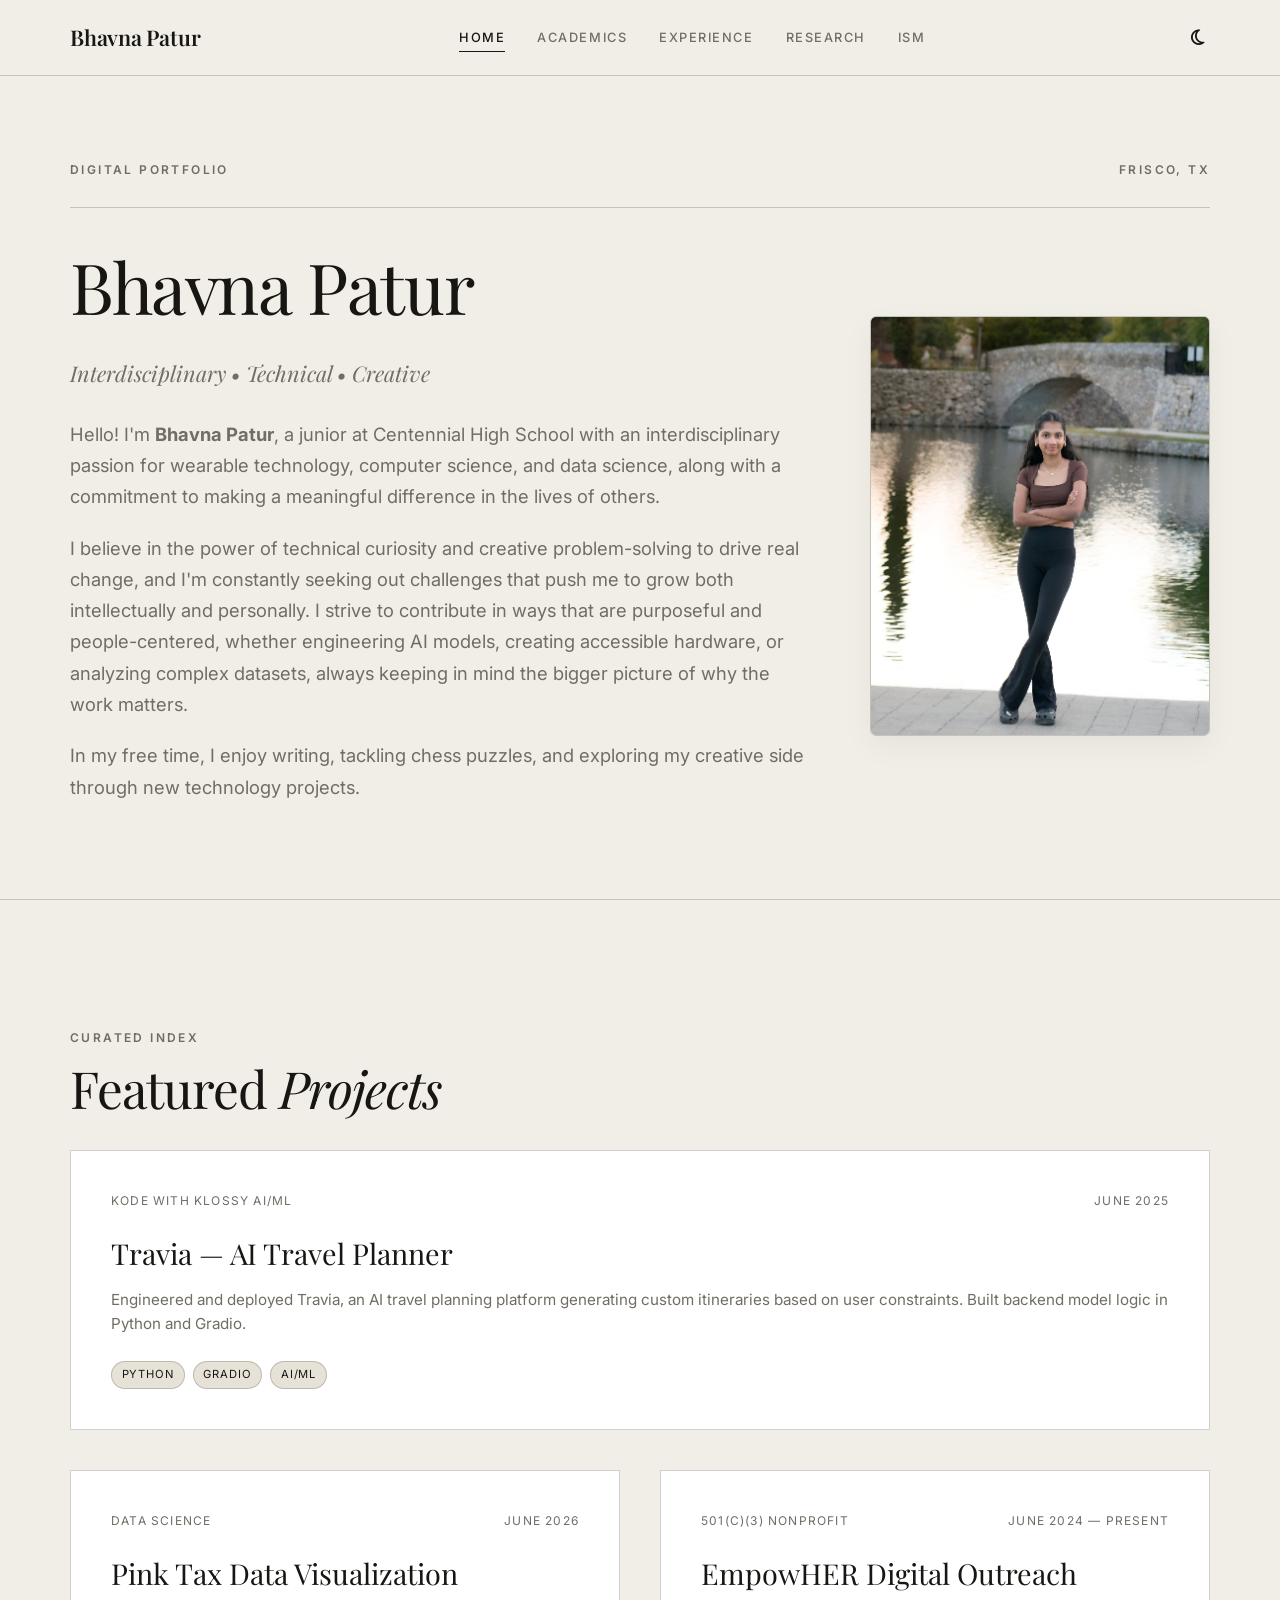
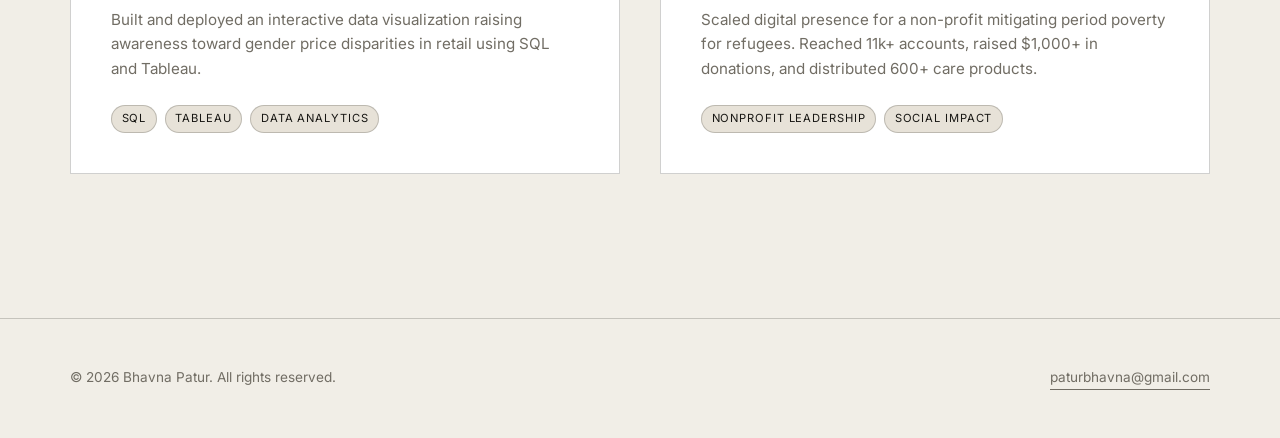
<file: index.html>
<!DOCTYPE html>
<html lang="en">
<head>
  <meta charset="UTF-8">
  <meta name="viewport" content="width=device-width, initial-scale=1.0">
  <title>Bhavna Patur — Portfolio</title>
  <link rel="preconnect" href="https://fonts.googleapis.com">
  <link rel="preconnect" href="https://fonts.gstatic.com" crossorigin>
  <link href="https://fonts.googleapis.com/css2?family=Inter:wght@300;400;500;600&family=Playfair+Display:ital,wght@0,400;0,600;0,700;1,400;1,600&display=swap" rel="stylesheet">
  <link rel="stylesheet" href="https://cdnjs.cloudflare.com/ajax/libs/font-awesome/6.4.0/css/all.min.css">
  <link rel="stylesheet" href="styles.css">
</head>
<body>

  <header>
    <div class="container nav-container">
      <a href="index.html" class="brand-logo">Bhavna Patur</a>
      <nav>
        <ul class="nav-links" id="navLinks">
          <li><a href="index.html" class="nav-link active">Home</a></li>
          <li><a href="academics.html" class="nav-link">Academics</a></li>
          <li><a href="experience.html" class="nav-link">Experience</a></li>
          <li><a href="research.html" class="nav-link active">Research</a></li>
          <li><a href="ism.html" class="nav-link active">ISM</a></li>
        </ul>
      </nav>
      <div style="display: flex; gap: 1rem; align-items: center;">
        <button class="theme-toggle" id="themeToggle" aria-label="Toggle dark theme">
          <i class="fa-regular fa-moon"></i>
        </button>
        <button class="mobile-menu-btn" id="mobileMenuBtn">
          <i class="fa-solid fa-bars"></i>
        </button>
      </div>
    </div>
  </header>

  <main>
    <section class="hero-section container">
      <div class="hero-meta">
        <span class="editorial-label">Digital Portfolio</span>
        <span class="editorial-label">Frisco, TX</span>
      </div>

      <!-- Side-by-Side Flex Layout: Headshot + Text -->
      <div class="hero-content-wrapper">
        <div class="hero-text-content">
          <h1 class="hero-title-main">Bhavna Patur</h1>
          
          <p class="hero-tagline">
            Interdisciplinary • Technical • Creative
          </p>

          <div class="hero-bio">
            <p style="margin-bottom: 1.25rem;">
              Hello! I'm <strong>Bhavna Patur</strong>, a junior at Centennial High School with an interdisciplinary passion for wearable technology, computer science, and data science, along with a commitment to making a meaningful difference in the lives of others.
            </p>
            <p style="margin-bottom: 1.25rem;">
              I believe in the power of technical curiosity and creative problem-solving to drive real change, and I'm constantly seeking out challenges that push me to grow both intellectually and personally. I strive to contribute in ways that are purposeful and people-centered, whether engineering AI models, creating accessible hardware, or analyzing complex datasets, always keeping in mind the bigger picture of why the work matters.
            </p>
            <p>
              In my free time, I enjoy writing, tackling chess puzzles, and exploring my creative side through new technology projects.
            </p>
          </div>
        </div>

        <!-- Headshot Image Container -->
        <div class="hero-image-container">
          <img src="headshot.jpeg" alt="Bhavna Patur Headshot" class="hero-headshot">
        </div>
      </div>
    </section>

    <!-- Selected Works / Featured Projects Overview -->
    <section class="section-padding border-top">
      <div class="container">
        <span class="editorial-label">Curated Index</span>
        <h2 class="editorial-heading">Featured <em>Projects</em></h2>

        <div class="projects-grid">
          <!-- Travia AI -->
          <div class="project-card wide">
            <div>
              <div class="project-meta-top">
                <span>Kode With Klossy AI/ML</span>
                <span>June 2025</span>
              </div>
              <h3 class="project-title">Travia — AI Travel Planner</h3>
              <p class="project-desc">Engineered and deployed Travia, an AI travel planning platform generating custom itineraries based on user constraints. Built backend model logic in Python and Gradio.</p>
            </div>
            <div class="project-tags">
              <span class="tag-chip">Python</span>
              <span class="tag-chip">Gradio</span>
              <span class="tag-chip">AI/ML</span>
            </div>
          </div>

          <!-- Pink Tax -->
          <div class="project-card">
            <div>
              <div class="project-meta-top">
                <span>Data Science</span>
                <span>June 2026</span>
              </div>
              <h3 class="project-title">Pink Tax Data Visualization</h3>
              <p class="project-desc">Built and deployed an interactive data visualization raising awareness toward gender price disparities in retail using SQL and Tableau.</p>
            </div>
            <div class="project-tags">
              <span class="tag-chip">SQL</span>
              <span class="tag-chip">Tableau</span>
              <span class="tag-chip">Data Analytics</span>
            </div>
          </div>

          <!-- EmpowHER -->
          <div class="project-card">
            <div>
              <div class="project-meta-top">
                <span>501(c)(3) Nonprofit</span>
                <span>June 2024 — Present</span>
              </div>
              <h3 class="project-title">EmpowHER Digital Outreach</h3>
              <p class="project-desc">Scaled digital presence for a non-profit mitigating period poverty for refugees. Reached 11k+ accounts, raised $1,000+ in donations, and distributed 600+ care products.</p>
            </div>
            <div class="project-tags">
              <span class="tag-chip">Nonprofit Leadership</span>
              <span class="tag-chip">Social Impact</span>
            </div>
          </div>
        </div>
      </div>
    </section>
  </main>

  <footer>
    <div class="container footer-flex">
      <span>© 2026 Bhavna Patur. All rights reserved.</span>
      <a href="mailto:paturbhavna@gmail.com" style="border-bottom: 1px solid var(--text-muted);">paturbhavna@gmail.com</a>
    </div>
  </footer>

  <script src="main.js"></script>
</body>
</html>
</file>
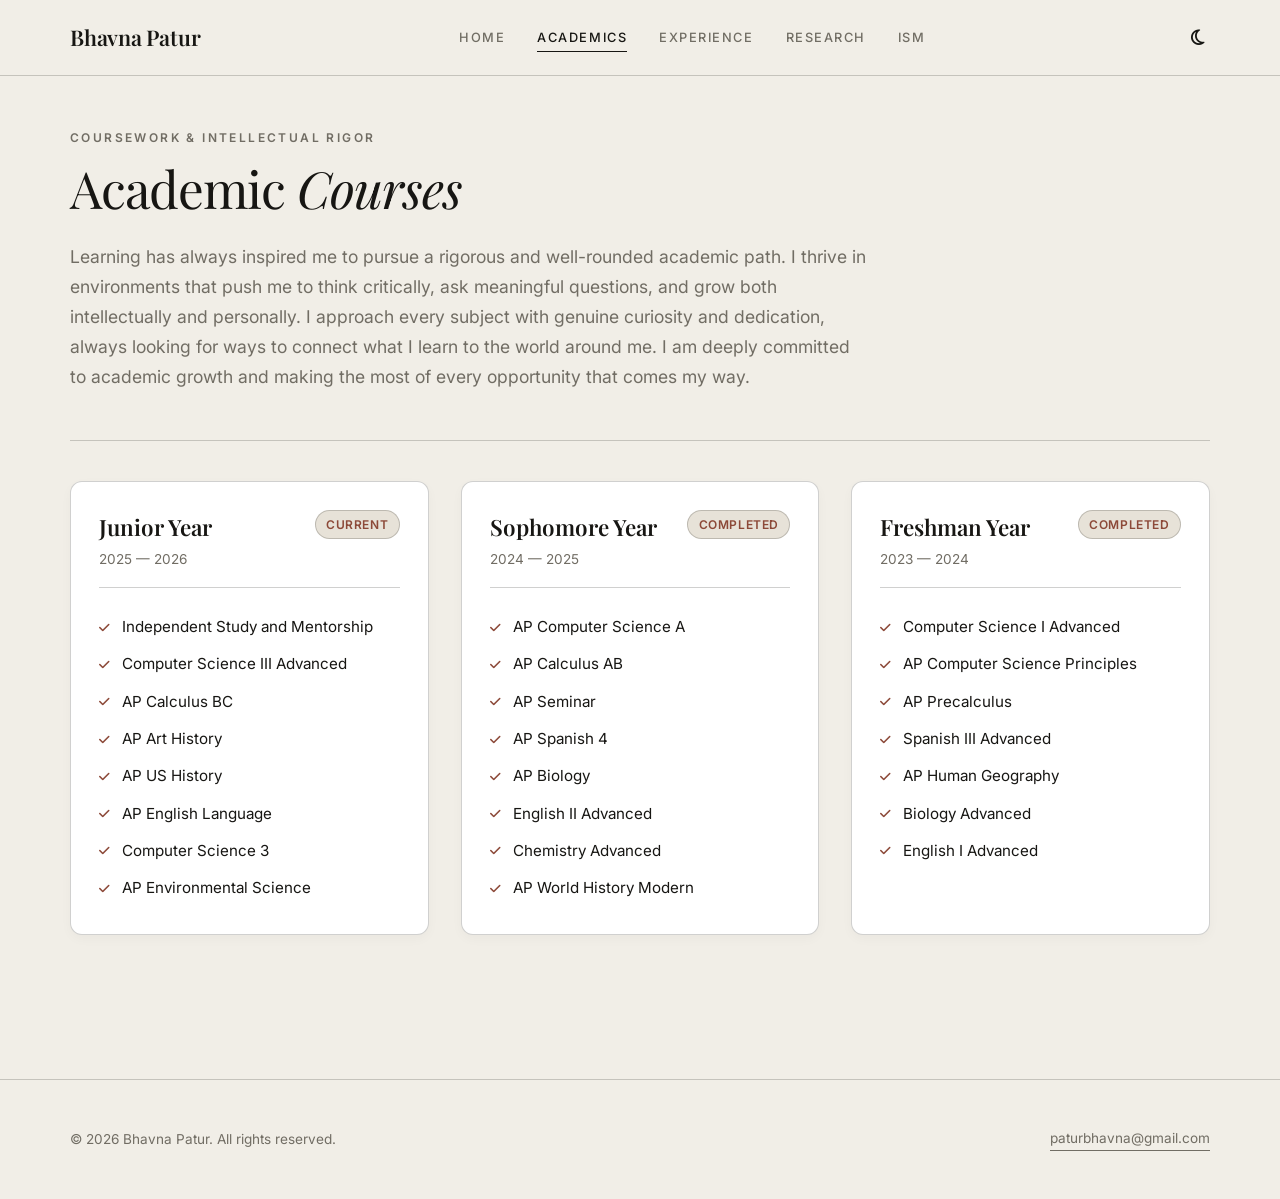
<file: academics.html>
<!DOCTYPE html>
<html lang="en">
<head>
  <meta charset="UTF-8">
  <meta name="viewport" content="width=device-width, initial-scale=1.0">
  <title>Academics — Bhavna Patur</title>
  <link rel="preconnect" href="https://fonts.googleapis.com">
  <link rel="preconnect" href="https://fonts.gstatic.com" crossorigin>
  <link href="https://fonts.googleapis.com/css2?family=Inter:wght@300;400;500;600&family=Playfair+Display:ital,wght@0,400;0,600;0,700;1,400;1,600&display=swap" rel="stylesheet">
  <link rel="stylesheet" href="https://cdnjs.cloudflare.com/ajax/libs/font-awesome/6.4.0/css/all.min.css">
  <link rel="stylesheet" href="styles.css">
</head>
<body>

  <header>
    <div class="container nav-container">
      <a href="index.html" class="brand-logo">Bhavna Patur</a>
      <nav>
        <ul class="nav-links" id="navLinks">
          <li><a href="index.html" class="nav-link">Home</a></li>
          <li><a href="academics.html" class="nav-link active">Academics</a></li>
          <li><a href="experience.html" class="nav-link">Experience</a></li>
          <li><a href="research.html" class="nav-link active">Research</a></li>
          <li><a href="ism.html" class="nav-link active">ISM</a></li>
        </ul>
      </nav>
      <div style="display: flex; gap: 1rem; align-items: center;">
        <button class="theme-toggle" id="themeToggle" aria-label="Toggle dark theme">
          <i class="fa-regular fa-moon"></i>
        </button>
        <button class="mobile-menu-btn" id="mobileMenuBtn">
          <i class="fa-solid fa-bars"></i>
        </button>
      </div>
    </div>
  </header>

  <main class="container section-padding">
    <!-- Academic Intro Header -->
    <div style="max-width: 800px; margin-bottom: 3rem;">
      <span class="editorial-label">Coursework & Intellectual Rigor</span>
      <h1 class="editorial-heading" style="margin-top: 0.5rem; margin-bottom: 1.5rem;">Academic <em>Courses</em></h1>
      <p style="font-size: 1.1rem; line-height: 1.7; color: var(--text-muted);">
        Learning has always inspired me to pursue a rigorous and well-rounded academic path. I thrive in environments that push me to think critically, ask meaningful questions, and grow both intellectually and personally. I approach every subject with genuine curiosity and dedication, always looking for ways to connect what I learn to the world around me. I am deeply committed to academic growth and making the most of every opportunity that comes my way.
      </p>
    </div>

    <!-- Academic Grade Cards Grid -->
    <div class="academic-cards-grid border-top" style="padding-top: 2.5rem;">
      
      <!-- Junior Year Card -->
      <div class="grade-card">
        <div class="grade-card-header">
          <div>
            <h2 class="grade-title">Junior Year</h2>
            <span class="grade-years">2025 — 2026</span>
          </div>
          <span class="grade-badge active-badge">Current</span>
        </div>
        <ul class="grade-course-list">
          <li><i class="fa-solid fa-check"></i> <span>Independent Study and Mentorship </span></li>
          <li><i class="fa-solid fa-check"></i> <span>Computer Science III Advanced</span></li>
          <li><i class="fa-solid fa-check"></i> <span>AP Calculus BC</span></li>
          <li><i class="fa-solid fa-check"></i> <span>AP Art History</span></li>
          <li><i class="fa-solid fa-check"></i> <span>AP US History </span></li>
          <li><i class="fa-solid fa-check"></i> <span> AP English Language</span></li>
          <li><i class="fa-solid fa-check"></i> <span>Computer Science 3</span></li>
          <li><i class="fa-solid fa-check"></i> <span>AP Environmental Science</span></li>
        </ul>
      </div>

      <!-- Sophomore Year Card -->
      <div class="grade-card">
        <div class="grade-card-header">
          <div>
            <h2 class="grade-title">Sophomore Year</h2>
            <span class="grade-years">2024 — 2025</span>
          </div>
          <span class="grade-badge completed-badge">Completed</span>
        </div>
        <ul class="grade-course-list">

          <li><i class="fa-solid fa-check"></i> <span>AP Computer Science A</span></li>
          <li><i class="fa-solid fa-check"></i> <span>AP Calculus AB</span></li>
          <li><i class="fa-solid fa-check"></i> <span>AP Seminar</span></li>
          <li><i class="fa-solid fa-check"></i> <span>AP Spanish 4</span></li>
          <li><i class="fa-solid fa-check"></i> <span>AP Biology</span></li>
          <li><i class="fa-solid fa-check"></i> <span>English II Advanced</span></li>
          <li><i class="fa-solid fa-check"></i> <span>Chemistry Advanced</span></li>
          <li><i class="fa-solid fa-check"></i> <span>AP World History Modern</span></li>
        </ul>
      </div>

      <!-- Freshman Year Card -->
      <div class="grade-card">
        <div class="grade-card-header">
          <div>
            <h2 class="grade-title">Freshman Year</h2>
            <span class="grade-years">2023 — 2024</span>
          </div>
          <span class="grade-badge completed-badge">Completed</span>
        </div>
        <ul class="grade-course-list">
          <li><i class="fa-solid fa-check"></i> <span>Computer Science I Advanced</span></li>
          <li><i class="fa-solid fa-check"></i> <span>AP Computer Science Principles</span></li>
          <li><i class="fa-solid fa-check"></i> <span>AP Precalculus</span></li>
          <li><i class="fa-solid fa-check"></i> <span>Spanish III Advanced</span></li>
          <li><i class="fa-solid fa-check"></i> <span>AP Human Geography</span></li>
          <li><i class="fa-solid fa-check"></i> <span>Biology Advanced</span></li>
          <li><i class="fa-solid fa-check"></i> <span>English I Advanced</span></li>
        </ul>
      </div>

    </div>
  </main>

  <footer>
    <div class="container footer-flex">
      <span>© 2026 Bhavna Patur. All rights reserved.</span>
      <a href="mailto:paturbhavna@gmail.com" style="border-bottom: 1px solid var(--text-muted);">paturbhavna@gmail.com</a>
    </div>
  </footer>

  <script src="main.js"></script>
</body>
</html>
</file>
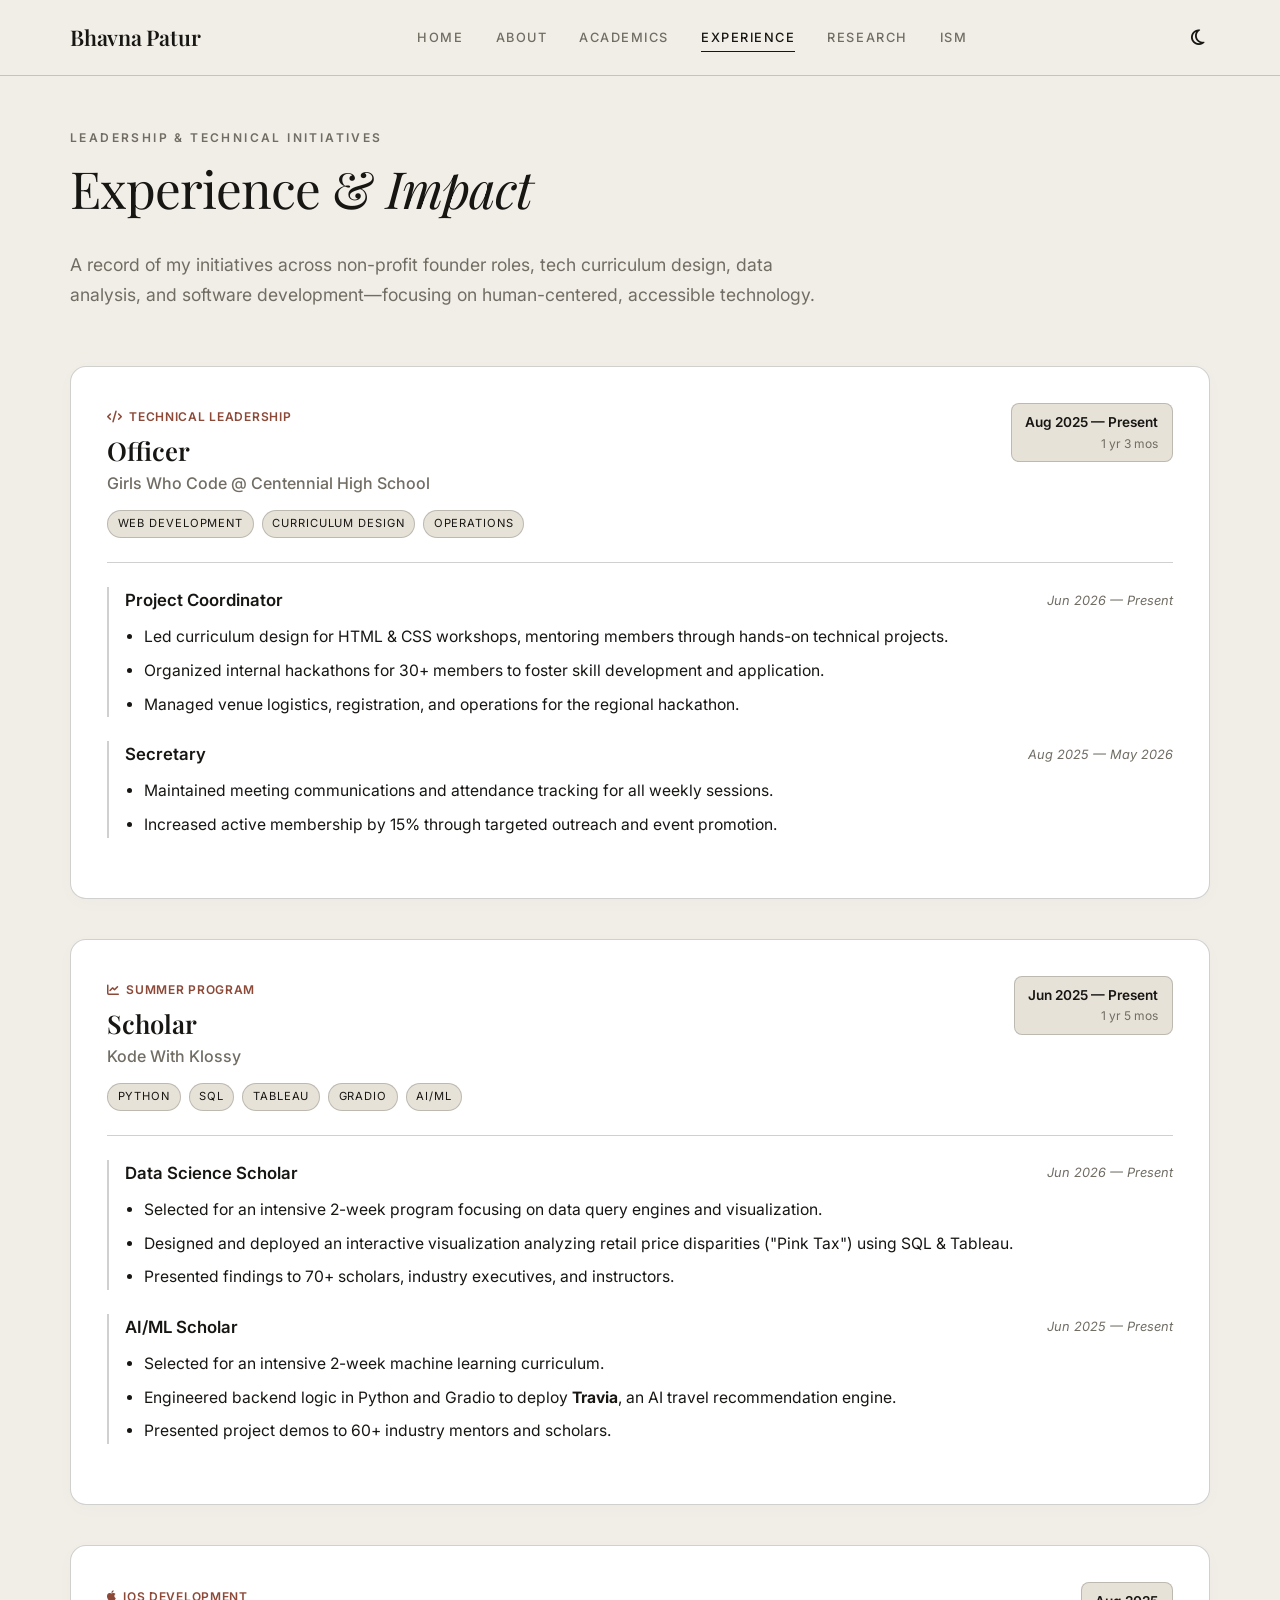
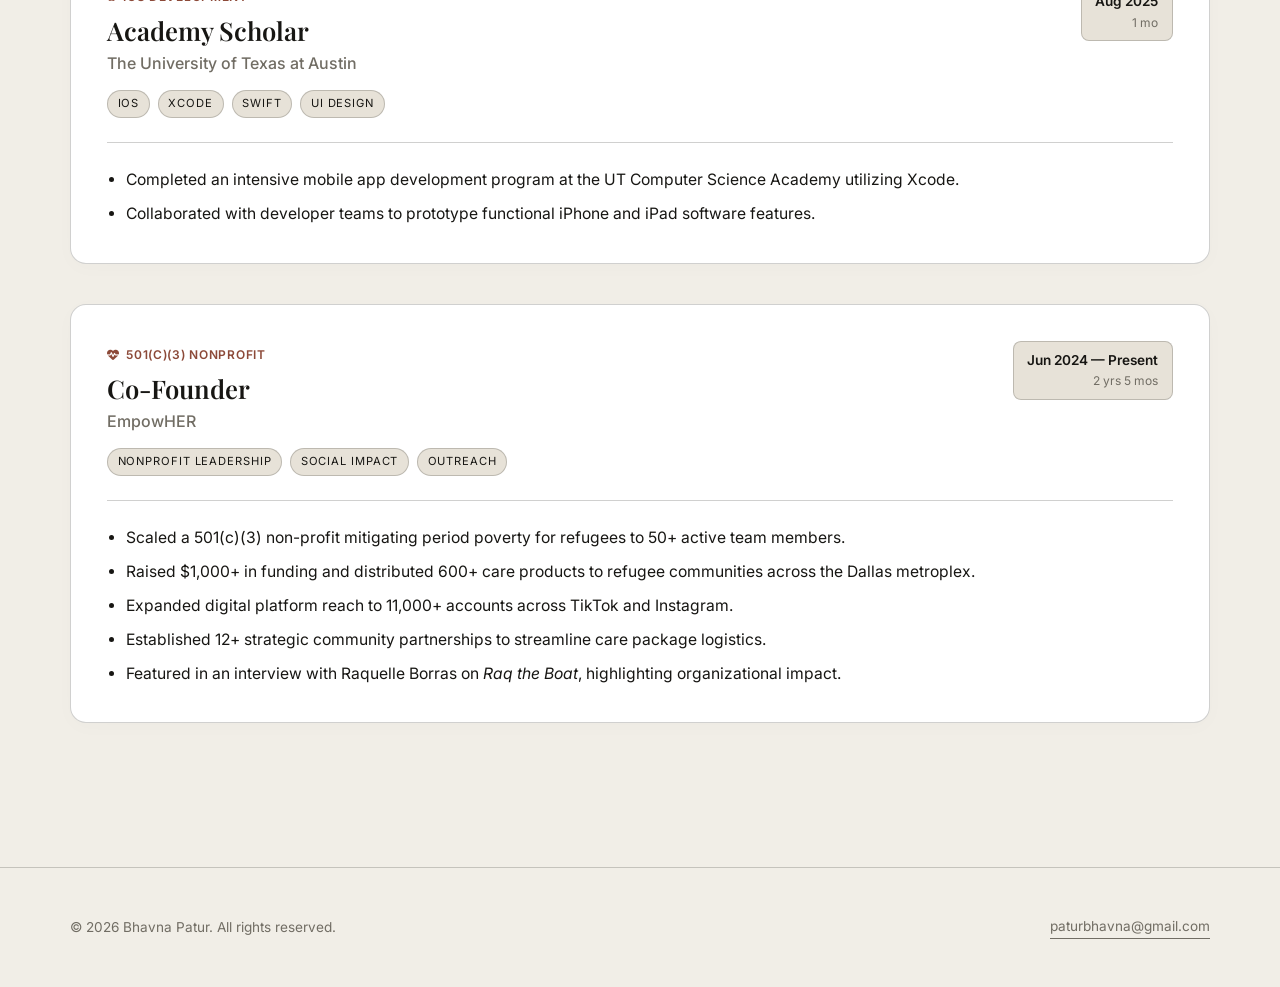
<file: experience.html>
<!DOCTYPE html>
<html lang="en">
<head>
  <meta charset="UTF-8">
  <meta name="viewport" content="width=device-width, initial-scale=1.0">
  <title>Experience — Bhavna Patur</title>
  <link rel="preconnect" href="https://fonts.googleapis.com">
  <link rel="preconnect" href="https://fonts.gstatic.com" crossorigin>
  <link href="https://fonts.googleapis.com/css2?family=Inter:wght@300;400;500;600&family=Playfair+Display:ital,wght@0,400;0,600;0,700;1,400;1,600&display=swap" rel="stylesheet">
  <link rel="stylesheet" href="https://cdnjs.cloudflare.com/ajax/libs/font-awesome/6.4.0/css/all.min.css">
  <link rel="stylesheet" href="styles.css">
</head>
<body>

  <header>
    <div class="container nav-container">
      <a href="index.html" class="brand-logo">Bhavna Patur</a>
      <nav>
        <ul class="nav-links" id="navLinks">
          <li><a href="index.html" class="nav-link">Home</a></li>
          <li><a href="about.html" class="nav-link">About</a></li>
          <li><a href="academics.html" class="nav-link">Academics</a></li>
          <li><a href="experience.html" class="nav-link active">Experience</a></li>
          <li><a href="research.html" class="nav-link active">Research</a></li>
          <li><a href="ism.html" class="nav-link active">ISM</a></li>
        </ul>
      </nav>
      <div style="display: flex; gap: 1rem; align-items: center;">
        <button class="theme-toggle" id="themeToggle" aria-label="Toggle dark theme">
          <i class="fa-regular fa-moon"></i>
        </button>
        <button class="mobile-menu-btn" id="mobileMenuBtn">
          <i class="fa-solid fa-bars"></i>
        </button>
      </div>
    </div>
  </header>

  <main class="container section-padding">
    <!-- Header Section -->
    <div class="exp-hero-header">
      <span class="editorial-label">Leadership & Technical Initiatives</span>
      <h1 class="editorial-heading">Experience & <em>Impact</em></h1>
      <p class="exp-intro-text">
        A record of my initiatives across non-profit founder roles, tech curriculum design, data analysis, and software development—focusing on human-centered, accessible technology.
      </p>
    </div>

    <!-- Editorial Experience Stack (Reverse Chronological Order) -->
    <div class="exp-stack">

      <!-- 1. Girls Who Code (Aug 2025 - Present) -->
      <article class="exp-card">
        <div class="exp-card-header">
          <div>
            <div class="exp-org-badge">
              <i class="fa-solid fa-code"></i>
              <span>Technical Leadership</span>
            </div>
            <h2 class="exp-title">Officer</h2>
            <h3 class="exp-company">Girls Who Code @ Centennial High School</h3>
            
            <!-- Skill Pills at Top -->
            <div class="project-tags" style="margin-top: 0.85rem; margin-bottom: 0;">
              <span class="tag-chip">Web Development</span>
              <span class="tag-chip">Curriculum Design</span>
              <span class="tag-chip">Operations</span>
            </div>
          </div>
          <div class="exp-tenure-badge">
            <span class="tenure-dates">Aug 2025 — Present</span>
            <span class="tenure-length">1 yr 3 mos</span>
          </div>
        </div>

        <div class="sub-role-container">
          <div class="sub-role-item">
            <div class="sub-role-top">
              <h4 class="sub-role-title">Project Coordinator</h4>
              <span class="sub-role-date">Jun 2026 — Present</span>
            </div>
            <ul class="exp-bullets">
              <li>Led curriculum design for HTML & CSS workshops, mentoring members through hands-on technical projects.</li>
              <li>Organized internal hackathons for 30+ members to foster skill development and application.</li>
              <li>Managed venue logistics, registration, and operations for the regional hackathon.</li>
            </ul>
          </div>

          <div class="sub-role-item">
            <div class="sub-role-top">
              <h4 class="sub-role-title">Secretary</h4>
              <span class="sub-role-date">Aug 2025 — May 2026</span>
            </div>
            <ul class="exp-bullets">
              <li>Maintained meeting communications and attendance tracking for all weekly sessions.</li>
              <li>Increased active membership by 15% through targeted outreach and event promotion.</li>
            </ul>
          </div>
        </div>
      </article>

      <!-- 2. Kode With Klossy (Jun 2025 - Present) -->
      <article class="exp-card">
        <div class="exp-card-header">
          <div>
            <div class="exp-org-badge">
              <i class="fa-solid fa-chart-line"></i>
              <span>Summer Program</span>
            </div>
            <h2 class="exp-title">Scholar</h2>
            <h3 class="exp-company">Kode With Klossy</h3>
            
            <!-- Skill Pills at Top -->
            <div class="project-tags" style="margin-top: 0.85rem; margin-bottom: 0;">
              <span class="tag-chip">Python</span>
              <span class="tag-chip">SQL</span>
              <span class="tag-chip">Tableau</span>
              <span class="tag-chip">Gradio</span>
              <span class="tag-chip">AI/ML</span>
            </div>
          </div>
          <div class="exp-tenure-badge">
            <span class="tenure-dates">Jun 2025 — Present</span>
            <span class="tenure-length">1 yr 5 mos</span>
          </div>
        </div>

        <div class="sub-role-container">
          <div class="sub-role-item">
            <div class="sub-role-top">
              <h4 class="sub-role-title">Data Science Scholar</h4>
              <span class="sub-role-date">Jun 2026 — Present</span>
            </div>
            <ul class="exp-bullets">
              <li>Selected for an intensive 2-week program focusing on data query engines and visualization.</li>
              <li>Designed and deployed an interactive visualization analyzing retail price disparities ("Pink Tax") using SQL & Tableau.</li>
              <li>Presented findings to 70+ scholars, industry executives, and instructors.</li>
            </ul>
          </div>

          <div class="sub-role-item">
            <div class="sub-role-top">
              <h4 class="sub-role-title">AI/ML Scholar</h4>
              <span class="sub-role-date">Jun 2025 — Present</span>
            </div>
            <ul class="exp-bullets">
              <li>Selected for an intensive 2-week machine learning curriculum.</li>
              <li>Engineered backend logic in Python and Gradio to deploy <strong>Travia</strong>, an AI travel recommendation engine.</li>
              <li>Presented project demos to 60+ industry mentors and scholars.</li>
            </ul>
          </div>
        </div>
      </article>

      <!-- 3. UT Austin (Aug 2025) -->
      <article class="exp-card">
        <div class="exp-card-header">
          <div>
            <div class="exp-org-badge">
              <i class="fa-brands fa-apple"></i>
              <span>iOS Development</span>
            </div>
            <h2 class="exp-title">Academy Scholar</h2>
            <h3 class="exp-company">The University of Texas at Austin</h3>
            
            <!-- Skill Pills at Top -->
            <div class="project-tags" style="margin-top: 0.85rem; margin-bottom: 0;">
              <span class="tag-chip">iOS</span>
              <span class="tag-chip">Xcode</span>
              <span class="tag-chip">Swift</span>
              <span class="tag-chip">UI Design</span>
            </div>
          </div>
          <div class="exp-tenure-badge">
            <span class="tenure-dates">Aug 2025</span>
            <span class="tenure-length">1 mo</span>
          </div>
        </div>

        <ul class="exp-bullets">
          <li>Completed an intensive mobile app development program at the UT Computer Science Academy utilizing Xcode.</li>
          <li>Collaborated with developer teams to prototype functional iPhone and iPad software features.</li>
        </ul>
      </article>

      <!-- 4. EmpowHER (Jun 2024 - Present) -->
      <article class="exp-card">
        <div class="exp-card-header">
          <div>
            <div class="exp-org-badge">
              <i class="fa-solid fa-heart-pulse"></i>
              <span>501(c)(3) Nonprofit</span>
            </div>
            <h2 class="exp-title">Co-Founder</h2>
            <h3 class="exp-company">EmpowHER</h3>
            
            <!-- Skill Pills at Top -->
            <div class="project-tags" style="margin-top: 0.85rem; margin-bottom: 0;">
              <span class="tag-chip">Nonprofit Leadership</span>
              <span class="tag-chip">Social Impact</span>
              <span class="tag-chip">Outreach</span>
            </div>
          </div>
          <div class="exp-tenure-badge">
            <span class="tenure-dates">Jun 2024 — Present</span>
            <span class="tenure-length">2 yrs 5 mos</span>
          </div>
        </div>

        <ul class="exp-bullets">
          <li>Scaled a 501(c)(3) non-profit mitigating period poverty for refugees to 50+ active team members.</li>
          <li>Raised $1,000+ in funding and distributed 600+ care products to refugee communities across the Dallas metroplex.</li>
          <li>Expanded digital platform reach to 11,000+ accounts across TikTok and Instagram.</li>
          <li>Established 12+ strategic community partnerships to streamline care package logistics.</li>
          <li>Featured in an interview with Raquelle Borras on <em>Raq the Boat</em>, highlighting organizational impact.</li>
        </ul>
      </article>

    </div>
  </main>

  <footer>
    <div class="container footer-flex">
      <span>© 2026 Bhavna Patur. All rights reserved.</span>
      <a href="mailto:paturbhavna@gmail.com" style="border-bottom: 1px solid var(--text-muted);">paturbhavna@gmail.com</a>
    </div>
  </footer>

  <script src="main.js"></script>
</body>
</html>
</file>
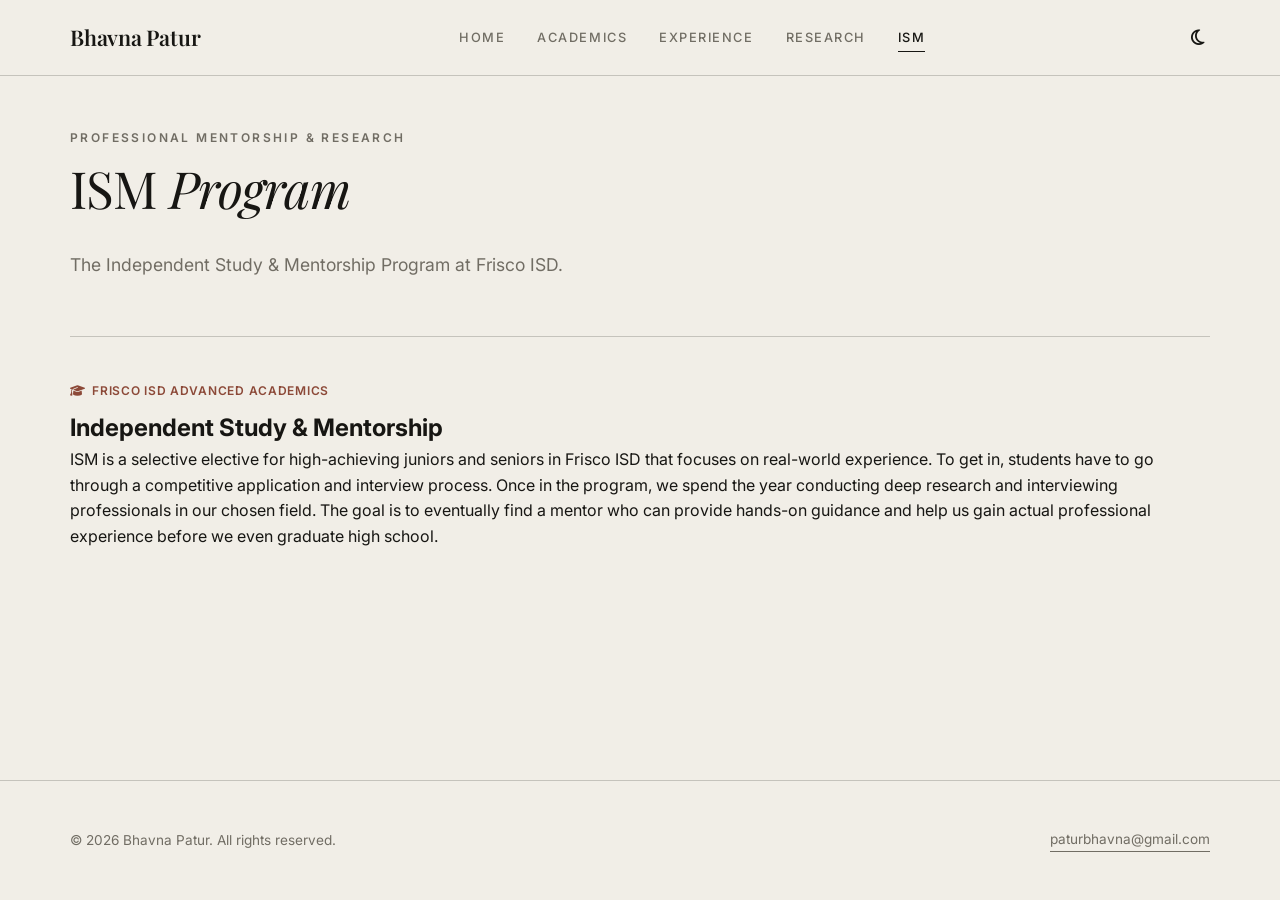
<file: ism.html>
<!DOCTYPE html>
<html lang="en">
<head>
  <meta charset="UTF-8">
  <meta name="viewport" content="width=device-width, initial-scale=1.0">
  <title>ISM — Bhavna Patur</title>
  <link rel="preconnect" href="https://fonts.googleapis.com">
  <link rel="preconnect" href="https://fonts.gstatic.com" crossorigin>
  <link href="https://fonts.googleapis.com/css2?family=Inter:wght@300;400;500;600&family=Playfair+Display:ital,wght@0,400;0,600;0,700;1,400;1,600&display=swap" rel="stylesheet">
  <link rel="stylesheet" href="https://cdnjs.cloudflare.com/ajax/libs/font-awesome/6.4.0/css/all.min.css">
  <link rel="stylesheet" href="styles.css">
</head>
<body>

  <header>
    <div class="container nav-container">
      <a href="index.html" class="brand-logo">Bhavna Patur</a>
      <nav>
        <ul class="nav-links" id="navLinks">
          <li><a href="index.html" class="nav-link">Home</a></li>
          <li><a href="academics.html" class="nav-link">Academics</a></li>
          <li><a href="experience.html" class="nav-link">Experience</a></li>
          <li><a href="research.html" class="nav-link">Research</a></li>
          <li><a href="ism.html" class="nav-link active">ISM</a></li>
        </ul>
      </nav>
      <div style="display: flex; gap: 1rem; align-items: center;">
        <button class="theme-toggle" id="themeToggle" aria-label="Toggle dark theme">
          <i class="fa-regular fa-moon"></i>
        </button>
        <button class="mobile-menu-btn" id="mobileMenuBtn">
          <i class="fa-solid fa-bars"></i>
        </button>
      </div>
    </div>
  </header>

  <main class="container section-padding">
    <!-- Header Section -->
    <div class="exp-hero-header">
      <span class="editorial-label">Professional Mentorship & Research</span>
      <h1 class="editorial-heading">ISM <em>Program</em></h1>
      <p class="exp-intro-text">
        The Independent Study & Mentorship Program at Frisco ISD.
      </p>
    </div>

    <!-- Main Editorial Card Block -->
    <div class="ism-card-wrapper border-top" style="padding-top: 2.5rem;">
      <article class="ism-card">
        <div class="ism-card-header">
          <div>
            <div class="exp-org-badge">
              <i class="fa-solid fa-graduation-cap"></i>
              <span>Frisco ISD Advanced Academics</span>
            </div>
            <h2 class="ism-card-title">Independent Study & Mentorship</h2>
          </div>
          
        </div>

        <div class="ism-body-content">
          <p>
            ISM is a selective elective for high-achieving juniors and seniors in Frisco ISD that focuses on real-world experience. To get in, students have to go through a competitive application and interview process.
            Once in the program, we spend the year conducting deep research and interviewing professionals in our chosen field. The goal is to eventually find a mentor who can provide hands-on guidance and help us gain actual professional experience before we even graduate high school.
          </p>
        </div>

      </article>
    </div>
  </main>

  <footer>
    <div class="container footer-flex">
      <span>© 2026 Bhavna Patur. All rights reserved.</span>
      <a href="mailto:paturbhavna@gmail.com" style="border-bottom: 1px solid var(--text-muted);">paturbhavna@gmail.com</a>
    </div>
  </footer>

  <script src="main.js"></script>
</body>
</html>
</file>
<file: styles.css>
/* ==========================================================================
   Editorial Theme System & Tokens
   ========================================================================== */
   :root {
    --bg-primary: #FBF9F5;
    --bg-secondary: #F3EFEA;
    --bg-card: #FFFFFF;
    --text-primary: #1A1A1A;
    --text-muted: #666059;
    --border-color: #E2DBD0;
    --accent: #2C3E35;
    --accent-hover: #1E2B25;
    --font-serif: 'Playfair Display', Georgia, serif;
    --font-sans: 'Inter', -apple-system, BlinkMacSystemFont, sans-serif;
    --transition: all 0.3s cubic-bezier(0.16, 1, 0.3, 1);
    --container-width: 1140px;
  }
  
  [data-theme="dark"] {
    --bg-primary: #141413;
    --bg-secondary: #1F1E1C;
    --bg-card: #282623;
    --text-primary: #F0EDE6;
    --text-muted: #9E988E;
    --border-color: #33302B;
    --accent: #A3B899;
    --accent-hover: #C2D3BB;
  }
  
  /* Reset & Base */
  *, *::before, *::after {
    box-sizing: border-box;
    margin: 0;
    padding: 0;
  }
  
  html {
    scroll-behavior: smooth;
    font-size: 16px;
  }
  
  body {
    background-color: var(--bg-primary);
    color: var(--text-primary);
    font-family: var(--font-sans);
    line-height: 1.6;
    -webkit-font-smoothing: antialiased;
    transition: background-color 0.4s ease, color 0.4s ease;
    min-height: 100vh;
    display: flex;
    flex-direction: column;
  }
  
  main {
    flex: 1;
  }
  
  a {
    color: inherit;
    text-decoration: none;
  }
  
  .container {
    width: 90%;
    max-width: var(--container-width);
    margin: 0 auto;
  }
  
  .section-padding {
    padding: 8rem 0 5rem 0;
  }
  
  /* Typography */
  .editorial-label {
    font-family: var(--font-sans);
    font-size: 0.75rem;
    text-transform: uppercase;
    letter-spacing: 0.2em;
    color: var(--text-muted);
    margin-bottom: 0.75rem;
    display: block;
    font-weight: 600;
  }
  
  .editorial-heading {
    font-family: var(--font-serif);
    font-weight: 400;
    font-size: clamp(2.2rem, 4vw, 3.5rem);
    line-height: 1.15;
    letter-spacing: -0.02em;
    margin-bottom: 2rem;
  }
  
  .editorial-heading em {
    font-style: italic;
    font-weight: 400;
  }
  
  .border-top {
    border-top: 1px solid var(--border-color);
  }
  
  /* Header & Nav */
  header {
    position: fixed;
    top: 0;
    left: 0;
    width: 100%;
    background-color: rgba(251, 249, 245, 0.92);
    backdrop-filter: blur(10px);
    z-index: 100;
    border-bottom: 1px solid var(--border-color);
    transition: var(--transition);
  }
  
  [data-theme="dark"] header {
    background-color: rgba(20, 20, 19, 0.92);
  }
  
  .nav-container {
    display: flex;
    justify-content: space-between;
    align-items: center;
    height: 75px;
  }
  
  .brand-logo {
    font-family: var(--font-serif);
    font-size: 1.35rem;
    font-weight: 600;
    letter-spacing: -0.01em;
  }
  
  .nav-links {
    display: flex;
    gap: 2rem;
    list-style: none;
    align-items: center;
  }
  
  .nav-link {
    font-size: 0.8rem;
    text-transform: uppercase;
    letter-spacing: 0.12em;
    color: var(--text-muted);
    transition: var(--transition);
    font-weight: 500;
    position: relative;
    padding: 0.4rem 0;
  }
  
  .nav-link:hover, .nav-link.active {
    color: var(--text-primary);
  }
  
  .nav-link.active::after {
    content: '';
    position: absolute;
    bottom: 0;
    left: 0;
    width: 100%;
    height: 1px;
    background-color: var(--text-primary);
  }
  
  .theme-toggle {
    background: none;
    border: none;
    cursor: pointer;
    color: var(--text-primary);
    font-size: 1.1rem;
    padding: 0.4rem;
    display: flex;
    align-items: center;
    justify-content: center;
    transition: var(--transition);
  }
  
  .mobile-menu-btn {
    display: none;
    background: none;
    border: none;
    font-size: 1.4rem;
    color: var(--text-primary);
    cursor: pointer;
  }
  
  /* Hero Section (Index) */
  .hero-section {
    padding-top: 10rem;
    padding-bottom: 4rem;
  }
  
  .hero-meta {
    display: flex;
    justify-content: space-between;
    align-items: flex-end;
    border-bottom: 1px solid var(--border-color);
    padding-bottom: 1rem;
    margin-bottom: 2.5rem;
  }
  
  .hero-title-main {
    font-family: var(--font-serif);
    font-size: clamp(2.5rem, 5.5vw, 4.8rem);
    line-height: 1.08;
    font-weight: 400;
    letter-spacing: -0.02em;
    margin-bottom: 2rem;
  }
  
  .hero-bio {
    font-size: 1.15rem;
    line-height: 1.7;
    color: var(--text-muted);
    max-width: 800px;
  }
  
  /* Projects Grid */
  .projects-grid {
    display: grid;
    grid-template-columns: repeat(12, 1fr);
    gap: 2.5rem;
    margin-top: 2rem;
  }
  
  .project-card {
    grid-column: span 6;
    cursor: pointer;
    background: var(--bg-card);
    border: 1px solid var(--border-color);
    padding: 2.5rem;
    transition: var(--transition);
    display: flex;
    flex-direction: column;
    justify-content: space-between;
  }
  
  .project-card.wide {
    grid-column: span 12;
  }
  
  .project-card:hover {
    transform: translateY(-4px);
    box-shadow: 0 12px 24px rgba(0,0,0,0.04);
  }
  
  .project-meta-top {
    display: flex;
    justify-content: space-between;
    font-size: 0.75rem;
    text-transform: uppercase;
    letter-spacing: 0.1em;
    color: var(--text-muted);
    margin-bottom: 1.25rem;
  }
  
  .project-title {
    font-family: var(--font-serif);
    font-size: 1.8rem;
    font-weight: 400;
    margin-bottom: 0.75rem;
  }
  
  .project-desc {
    font-size: 0.95rem;
    color: var(--text-muted);
    margin-bottom: 1.5rem;
  }
  
  .project-tags {
    display: flex;
    gap: 0.5rem;
    flex-wrap: wrap;
  }
  
  .tag-chip {
    background-color: var(--bg-secondary);
    border: 1px solid var(--border-color);
    font-size: 0.7rem;
    text-transform: uppercase;
    letter-spacing: 0.08em;
    padding: 0.25rem 0.6rem;
    border-radius: 20px;
  }
  
  /* Timeline Components */
  .timeline {
    display: flex;
    flex-direction: column;
    gap: 2.5rem;
    margin-top: 2rem;
  }
  
  .timeline-item {
    padding-bottom: 2.5rem;
    border-bottom: 1px solid var(--border-color);
  }
  
  .timeline-item:last-child {
    border-bottom: none;
  }
  
  .timeline-header {
    display: flex;
    justify-content: space-between;
    align-items: baseline;
    margin-bottom: 0.4rem;
    flex-wrap: wrap;
  }
  
  .timeline-role {
    font-family: var(--font-serif);
    font-size: 1.4rem;
    font-weight: 400;
  }
  
  .timeline-period {
    font-size: 0.8rem;
    text-transform: uppercase;
    letter-spacing: 0.1em;
    color: var(--text-muted);
  }
  
  .timeline-company {
    font-size: 0.9rem;
    font-weight: 600;
    color: var(--text-muted);
    margin-bottom: 1rem;
  }
  
  .timeline-bullets {
    list-style-type: disc;
    padding-left: 1.25rem;
    color: var(--text-muted);
    font-size: 0.95rem;
  }
  
  .timeline-bullets li {
    margin-bottom: 0.5rem;
  }
  
  /* Grid Layout Cards */
  .grid-cards {
    display: grid;
    grid-template-columns: repeat(2, 1fr);
    gap: 2rem;
    margin-top: 2rem;
  }
  
  .info-card {
    background-color: var(--bg-card);
    border: 1px solid var(--border-color);
    padding: 2.5rem;
  }
  
  .info-card.wide {
    grid-column: span 2;
  }
  
  .card-badge {
    font-size: 0.75rem;
    text-transform: uppercase;
    letter-spacing: 0.1em;
    color: var(--text-muted);
    margin-bottom: 0.75rem;
    display: block;
    font-weight: 600;
  }
  
  .card-title {
    font-family: var(--font-serif);
    font-size: 1.5rem;
    font-weight: 400;
    margin-bottom: 0.75rem;
  }
  
  /* Contact Form */
  .contact-wrapper {
    display: grid;
    grid-template-columns: 1fr 1.2fr;
    gap: 4rem;
    margin-top: 2rem;
  }
  
  .contact-info p {
    font-size: 1.1rem;
    color: var(--text-muted);
    margin-bottom: 2rem;
  }
  
  .contact-link-item {
    margin-bottom: 1.5rem;
  }
  
  .contact-link-item a {
    font-size: 1.1rem;
    font-family: var(--font-serif);
    border-bottom: 1px solid var(--text-primary);
    transition: var(--transition);
  }
  
  .contact-link-item a:hover {
    color: var(--text-muted);
  }
  
  .form-group {
    margin-bottom: 1.5rem;
  }
  
  .form-group label {
    display: block;
    font-size: 0.75rem;
    text-transform: uppercase;
    letter-spacing: 0.1em;
    color: var(--text-muted);
    margin-bottom: 0.5rem;
    font-weight: 600;
  }
  
  .form-control {
    width: 100%;
    background: transparent;
    border: none;
    border-bottom: 1px solid var(--border-color);
    padding: 0.75rem 0;
    font-family: var(--font-sans);
    font-size: 1rem;
    color: var(--text-primary);
    transition: var(--transition);
    border-radius: 0;
  }
  
  .form-control:focus {
    outline: none;
    border-color: var(--text-primary);
  }
  
  textarea.form-control {
    resize: vertical;
    min-height: 100px;
  }
  
  .btn-submit {
    background-color: var(--text-primary);
    color: var(--bg-primary);
    border: none;
    padding: 1rem 2.5rem;
    font-size: 0.85rem;
    text-transform: uppercase;
    letter-spacing: 0.12em;
    cursor: pointer;
    transition: var(--transition);
    font-family: var(--font-sans);
    font-weight: 500;
  }
  
  .btn-submit:hover {
    opacity: 0.9;
  }
  
  /* Modal */
  .modal-overlay {
    position: fixed;
    top: 0;
    left: 0;
    width: 100%;
    height: 100%;
    background-color: rgba(0, 0, 0, 0.6);
    backdrop-filter: blur(5px);
    z-index: 1000;
    display: flex;
    justify-content: center;
    align-items: center;
    opacity: 0;
    visibility: hidden;
    transition: var(--transition);
  }
  
  .modal-overlay.active {
    opacity: 1;
    visibility: visible;
  }
  
  .modal-container {
    background-color: var(--bg-primary);
    width: 90%;
    max-width: 800px;
    max-height: 85vh;
    overflow-y: auto;
    padding: 3rem;
    border-radius: 4px;
    position: relative;
    box-shadow: 0 20px 40px rgba(0,0,0,0.2);
  }
  
  .modal-close {
    position: absolute;
    top: 1.5rem;
    right: 1.5rem;
    background: none;
    border: none;
    font-size: 1.5rem;
    color: var(--text-primary);
    cursor: pointer;
  }
  
  /* Footer */
  footer {
    padding: 3rem 0;
    border-top: 1px solid var(--border-color);
    font-size: 0.85rem;
    color: var(--text-muted);
    margin-top: 4rem;
  }
  
  .footer-flex {
    display: flex;
    justify-content: space-between;
    align-items: center;
  }
  
  /* Responsive */
  @media (max-width: 900px) {
    .contact-wrapper, .grid-cards {
      grid-template-columns: 1fr;
      gap: 2rem;
    }
  
    .info-card.wide {
      grid-column: span 1;
    }
  
    .project-card, .project-card.wide {
      grid-column: span 12;
    }
  
    .nav-links {
      display: none;
      position: absolute;
      top: 75px;
      left: 0;
      width: 100%;
      background-color: var(--bg-primary);
      flex-direction: column;
      padding: 2rem;
      border-bottom: 1px solid var(--border-color);
    }
  
    .nav-links.mobile-open {
      display: flex;
    }
  
    .mobile-menu-btn {
      display: block;
    }
  }
  /* Side-by-side Hero Layout */
.hero-content-wrapper {
    display: grid;
    grid-template-columns: 1fr 340px;
    gap: 3.5rem;
    align-items: center;
    margin-bottom: 2rem;
  }
  
  .hero-tagline {
    font-family: var(--font-serif);
    font-size: 1.35rem;
    font-style: italic;
    color: var(--text-muted);
    margin-bottom: 1.75rem;
  }
  
  .hero-image-container {
    width: 100%;
    display: flex;
    justify-content: center;
  }
  
  .hero-headshot {
    width: 100%;
    max-width: 340px;
    height: 420px;
    object-fit: cover;
    border-radius: 6px;
    border: 1px solid var(--border-color);
    box-shadow: 0 10px 30px rgba(0, 0, 0, 0.05);
  }
  
  /* Responsive breakpoint for headshot */
  @media (max-width: 900px) {
    .hero-content-wrapper {
      grid-template-columns: 1fr;
      gap: 2.5rem;
    }
    
    .hero-image-container {
      order: -1; /* Places the headshot above bio text on mobile, or remove if you prefer it below */
    }
  
    .hero-headshot {
      max-width: 280px;
      height: 350px;
    }
  }
  /* Card Layout Grid */
.academic-cards-grid {
    display: grid;
    grid-template-columns: repeat(auto-fit, minmax(340px, 1fr));
    gap: 2rem;
  }
  
  /* Individual Grade Card */
  .grade-card {
    background: var(--bg-card, #ffffff);
    border: 1px solid var(--border-color, #e2e8f0);
    border-radius: 12px;
    padding: 1.75rem;
    box-shadow: 0 4px 12px rgba(0, 0, 0, 0.03);
    transition: transform 0.2s ease, box-shadow 0.2s ease;
  }
  
  .grade-card:hover {
    transform: translateY(-3px);
    box-shadow: 0 8px 24px rgba(0, 0, 0, 0.07);
  }
  
  /* Header Inside Card */
  .grade-card-header {
    display: flex;
    justify-content: space-between;
    align-items: flex-start;
    padding-bottom: 1rem;
    margin-bottom: 1.25rem;
    border-bottom: 1px solid var(--border-color, #f1f5f9);
  }
  
  .grade-title {
    font-family: 'Playfair Display', serif;
    font-size: 1.4rem;
    font-weight: 600;
    margin: 0;
  }
  
  .grade-years {
    font-size: 0.85rem;
    color: var(--text-muted, #64748b);
    display: block;
    margin-top: 0.25rem;
  }
  
  /* Badges */
  .grade-badge {
    font-size: 0.75rem;
    font-weight: 600;
    padding: 0.25rem 0.65rem;
    border-radius: 20px;
    background: var(--badge-bg, #f1f5f9);
    color: var(--badge-text, #475569);
    text-transform: uppercase;
    letter-spacing: 0.05em;
  }
  
  .active-badge {
    background: #e0f2fe;
    color: #0369a1;
  }
  
  .completed-badge {
    background: #f0fdf4;
    color: #15803d;
  }
  
  /* Course Item List */
  .grade-course-list {
    list-style: none;
    padding: 0;
    margin: 0;
  }
  
  .grade-course-list li {
    display: flex;
    align-items: flex-start;
    gap: 0.75rem;
    padding: 0.5rem 0;
    font-size: 0.95rem;
    line-height: 1.4;
    color: var(--text-color, #1e293b);
  }
  
  .grade-course-list li i {
    font-size: 0.75rem;
    margin-top: 0.35rem;
    color: var(--accent-color, #3b82f6);
  }
  
  /* Summer Course Pill */
  .summer-pill {
    display: inline-block;
    font-size: 0.75rem;
    font-weight: 500;
    background: var(--pill-bg, #fef3c7);
    color: var(--pill-text, #92400e);
    padding: 0.15rem 0.5rem;
    border-radius: 4px;
    margin-left: 0.4rem;
  }
  /* Header styling */
.exp-hero-header {
    max-width: 760px;
    margin-bottom: 3.5rem;
  }
  
  .exp-intro-text {
    font-size: 1.1rem;
    line-height: 1.7;
    color: var(--text-muted, #555);
    margin-top: 1rem;
  }
  
  /* Card Stack */
  .exp-stack {
    display: flex;
    flex-direction: column;
    gap: 2.5rem;
  }
  
  .exp-card {
    background: var(--bg-card, #ffffff);
    border: 1px solid var(--border-color, #eaeaea);
    border-radius: 16px;
    padding: 2.25rem;
    transition: all 0.3s cubic-bezier(0.16, 1, 0.3, 1);
    box-shadow: 0 4px 20px rgba(0,0,0,0.02);
  }
  
  .exp-card:hover {
    transform: translateY(-3px);
    box-shadow: 0 12px 30px rgba(0,0,0,0.06);
    border-color: #d1d5db;
  }
  
  /* Card Header */
  .exp-card-header {
    display: flex;
    justify-content: space-between;
    align-items: flex-start;
    gap: 1.5rem;
    padding-bottom: 1.5rem;
    margin-bottom: 1.5rem;
    border-bottom: 1px solid var(--border-color, #f0f0f0);
  }
  
  .exp-org-badge {
    display: inline-flex;
    align-items: center;
    gap: 0.4rem;
    font-size: 0.75rem;
    font-weight: 600;
    text-transform: uppercase;
    letter-spacing: 0.06em;
    color: var(--accent-color, #2563eb);
    margin-bottom: 0.5rem;
  }
  
  .exp-title {
    font-family: 'Playfair Display', serif;
    font-size: 1.6rem;
    font-weight: 600;
    margin: 0;
    line-height: 1.25;
  }
  
  .exp-company {
    font-size: 1rem;
    font-weight: 500;
    color: var(--text-muted, #666);
    margin: 0.3rem 0 0 0;
  }
  
  /* Tenure Badge */
  .exp-tenure-badge {
    display: flex;
    flex-direction: column;
    align-items: flex-end;
    background: var(--chip-bg, #f8fafc);
    border: 1px solid var(--border-color, #e2e8f0);
    padding: 0.5rem 0.85rem;
    border-radius: 8px;
    white-space: nowrap;
  }
  
  .tenure-dates {
    font-size: 0.85rem;
    font-weight: 600;
  }
  
  .tenure-length {
    font-size: 0.75rem;
    color: var(--text-muted, #64748b);
  }
  
  /* Sub-role Layout */
  .sub-role-container {
    display: flex;
    flex-direction: column;
    gap: 1.5rem;
    margin-bottom: 1.5rem;
  }
  
  .sub-role-item {
    padding-left: 1rem;
    border-left: 2px solid var(--border-color, #e2e8f0);
  }
  
  .sub-role-top {
    display: flex;
    justify-content: space-between;
    align-items: center;
    margin-bottom: 0.6rem;
  }
  
  .sub-role-title {
    font-size: 1.05rem;
    font-weight: 600;
    margin: 0;
  }
  
  .sub-role-date {
    font-size: 0.8rem;
    color: var(--text-muted, #64748b);
    font-style: italic;
  }
  
  /* Bullets */
  .exp-bullets {
    margin: 0;
    padding-left: 1.2rem;
    color: var(--text-main, #333);
  }
  
  .exp-bullets li {
    font-size: 0.98rem;
    line-height: 1.65;
    margin-bottom: 0.5rem;
  }
  
  .exp-bullets li:last-child {
    margin-bottom: 0;
  }
  /* Minimalist Research Page Styles */
.research-hero {
    display: flex;
    flex-direction: column;
    align-items: center;
    justify-content: center;
    min-height: 55vh;
    text-align: center;
  }
  
  .coming-soon-wrapper {
    margin-top: 2rem;
    padding: 4rem 3rem;
    width: 100%;
    max-width: 640px;
    background: var(--bg-card, #ffffff);
    border: 1px solid var(--border-color, #e2e8f0);
    border-radius: 20px;
    box-shadow: 0 10px 30px rgba(0, 0, 0, 0.02);
    display: flex;
    flex-direction: column;
    align-items: center;
  }
  
  .pulse-status {
    display: inline-flex;
    align-items: center;
    gap: 0.5rem;
    font-size: 0.75rem;
    font-weight: 600;
    letter-spacing: 0.08em;
    text-transform: uppercase;
    color: var(--text-muted, #64748b);
    margin-bottom: 1.25rem;
  }
  
  .pulse-dot {
    width: 7px;
    height: 7px;
    background-color: var(--accent-color, #2563eb);
    border-radius: 50%;
    box-shadow: 0 0 0 0 rgba(37, 99, 235, 0.4);
    animation: pulse 2s infinite;
  }
  
  @keyframes pulse {
    0% {
      box-shadow: 0 0 0 0 rgba(37, 99, 235, 0.4);
    }
    70% {
      box-shadow: 0 0 0 6px rgba(37, 99, 235, 0);
    }
    100% {
      box-shadow: 0 0 0 0 rgba(37, 99, 235, 0);
    }
  }
  
  .coming-soon-hero-title {
    font-family: 'Playfair Display', serif;
    font-size: 2.5rem;
    font-weight: 600;
    margin: 0 0 1.75rem 0;
    color: var(--text-color, #0f172a);
  }
  
  .coming-soon-hero-title em {
    font-style: italic;
    font-weight: 400;
  }


/* ========================================================================== 
   Unified Light / Dark Theme System
   The variables below connect the original component styles to one palette.
   ========================================================================== */
:root {
  color-scheme: light;

  /* Main editorial palette */
  --paper: #f1eee7;
  --surface: #e7e2d8;
  --ink: #171613;
  --muted: #716d64;
  --line: rgba(23, 22, 19, 0.20);
  --accent: #8c4938;
  --header-bg: rgba(241, 238, 231, 0.94);
  --dark-section: #171613;
  --dark-text: #f1eee7;
  --dark-muted: #c4bdb2;

  /* Compatibility aliases used by the original CSS */
  --bg-primary: var(--paper);
  --bg-secondary: var(--surface);
  --bg-card: #ffffff;
  --text-primary: var(--ink);
  --text-muted: var(--muted);
  --border-color: var(--line);
  --accent-color: var(--accent);
  --accent-hover: var(--accent);
  --text-color: var(--ink);
  --text-main: var(--ink);
  --badge-bg: var(--surface);
  --badge-text: var(--ink);
  --chip-bg: var(--surface);
  --pill-bg: var(--surface);
  --pill-text: var(--ink);
}

[data-theme="dark"] {
  color-scheme: dark;

  --paper: #171715;
  --surface: #22221f;
  --ink: #f2eee6;
  --muted: #c0b9ad;
  --line: rgba(242, 238, 230, 0.22);
  --accent: #d8a18d;
  --header-bg: rgba(23, 23, 21, 0.95);
  --dark-section: #10100f;
  --dark-text: #f2eee6;
  --dark-muted: #c4bdb2;

  /* Override the original component variables in dark mode too */
  --bg-primary: var(--paper);
  --bg-secondary: var(--surface);
  --bg-card: #22221f;
  --text-primary: var(--ink);
  --text-muted: var(--muted);
  --border-color: var(--line);
  --accent-color: var(--accent);
  --accent-hover: #e4b5a4;
  --text-color: var(--ink);
  --text-main: var(--ink);
  --badge-bg: #292824;
  --badge-text: var(--ink);
  --chip-bg: #292824;
  --pill-bg: #292824;
  --pill-text: var(--ink);
}

html {
  background: var(--paper);
  scroll-behavior: smooth;
  transition: background-color 0.3s ease;
}

body {
  background: var(--bg-primary);
  color: var(--text-primary);
  transition: background-color 0.3s ease, color 0.3s ease;
}

/* Header and navigation */
header {
  background-color: var(--header-bg);
  border-color: var(--border-color);
}

.site-header {
  background: var(--header-bg);
  border-color: var(--line);
}

.nav-link:hover,
.nav-link.active,
.nav-link.active::after {
  color: var(--text-primary);
  border-color: var(--text-primary);
}

.nav-links {
  color: var(--text-primary);
}

.nav-links.mobile-open {
  background-color: var(--bg-primary);
  border-color: var(--border-color);
}

a {
  color: inherit;
}

::selection {
  background: var(--accent);
  color: var(--paper);
}

/* Text elements and secondary copy */
.editorial-label,
.nav-link,
.hero-bio,
.hero-tagline,
.project-meta-top,
.project-desc,
.timeline-period,
.timeline-company,
.timeline-bullets,
.card-badge,
.contact-info p,
.form-group label,
footer,
.grade-years,
.exp-intro-text,
.exp-company,
.tenure-length,
.sub-role-date,
.pulse-status,
.coming-soon-hero-title {
  color: var(--text-muted);
}

.eyebrow,
.mono,
.hero-index,
.scroll-cue,
.nav a,
.ism-pinned {
  color: var(--ink);
}

.small-copy,
.feature-copy p,
.card-copy p,
.journey-card p,
.about-body,
.ism-definition,
.notes-grid .note {
  color: var(--muted);
}

.grade-course-list li,
.exp-bullets,
.coming-soon-hero-title,
.form-control {
  color: var(--text-primary);
}

.form-control::placeholder {
  color: var(--text-muted);
  opacity: 1;
}

/* Theme-aware cards, panels, tags, and research placeholders */
.project-card,
.info-card,
.grade-card,
.exp-card,
.coming-soon-wrapper,
.modal-container {
  background-color: var(--bg-card);
  color: var(--text-primary);
  border-color: var(--border-color);
}

.tag-chip,
.exp-tenure-badge {
  background-color: var(--bg-secondary);
  color: var(--text-primary);
  border-color: var(--border-color);
}

.pale-art,
.magazine-art {
  background: var(--surface);
}

.journey-card {
  background: var(--paper);
  color: var(--ink);
}

.journey-grid {
  background: var(--line);
  border-color: var(--line);
}

.manifesto-text span,
.section-heading h2 em,
.contact-inner h2 em,
.ism-hero-title h1 span,
.question-text em {
  color: var(--muted);
}

/* Keep ISM feature sections deliberately darker than the page */
.ism-section,
.ism-introduction,
.final-project {
  background: var(--dark-section);
  color: var(--dark-text);
}

.ism-introduction-copy p,
.ism-card .mono,
.ism-section .ism-topline,
.ism-section .ism-bottomline,
.coming-soon {
  color: var(--dark-muted);
}

/* Borders and dividers */
hr,
.site-header,
.feature-meta,
.card-copy,
.text-feature,
.about-list div,
.notes-grid,
.note + .note,
.journey,
.research-question,
.process-card,
.timeline-item,
.grade-card-header,
.exp-card-header,
.sub-role-item {
  border-color: var(--border-color);
}

/* Buttons, forms, and interactive states */
button,
input,
textarea,
select {
  color: var(--text-primary);
}

.theme-toggle {
  color: var(--text-primary);
}

.btn-submit {
  background-color: var(--text-primary);
  color: var(--bg-primary);
}

.btn-submit:hover {
  opacity: 0.88;
}

.form-control:focus {
  border-color: var(--text-primary);
}

a,
button {
  transition: color 0.25s ease, background-color 0.25s ease,
    border-color 0.25s ease, opacity 0.25s ease;
}

a:focus-visible,
button:focus-visible {
  outline: 2px solid var(--accent);
  outline-offset: 5px;
}

.live-dot {
  background: var(--accent);
}

.profile-link:hover,
.contact-link:hover {
  color: var(--accent);
}

/* Grade badges */
.active-badge,
.completed-badge {
  background: var(--surface);
  color: var(--accent);
  border: 1px solid var(--border-color);
}

/* Card hover effects */
.project-card:hover,
.grade-card:hover,
.exp-card:hover {
  border-color: var(--border-color);
  box-shadow: 0 12px 30px rgba(0, 0, 0, 0.10);
}

/* Dark-mode editorial artwork */
[data-theme="dark"] .photo-frame {
  background: #302e29;
}

[data-theme="dark"] .editorial-placeholder {
  color: #e3dcd0;
}

[data-theme="dark"] .pale-art {
  background: #292925;
}

[data-theme="dark"] .magazine-art {
  background: #37342f;
}

/* These mockups intentionally stay light for editorial contrast.
   Remove this block if you want them to become dark as well. */
[data-theme="dark"] .mini-cover,
[data-theme="dark"] .phone-shell,
[data-theme="dark"] .phone-screen {
  background: #eeeadf;
  color: #171613;
}

[data-theme="dark"] .recipe-chip {
  color: #171613;
  border-color: #171613;
}

/* Notebook section */
[data-theme="dark"] .field-notes {
  background: #292824;
  color: var(--ink);
}

[data-theme="dark"] .field-notes .ism-section-label,
[data-theme="dark"] .research-note .date,
[data-theme="dark"] .research-note .type {
  color: #d0c8bc;
}

/* Reduce animation for accessibility */
@media (prefers-reduced-motion: reduce) {
  *,
  *::before,
  *::after {
    scroll-behavior: auto !important;
    animation-duration: 0.01ms !important;
    transition-duration: 0.01ms !important;
  }
}
</file>
